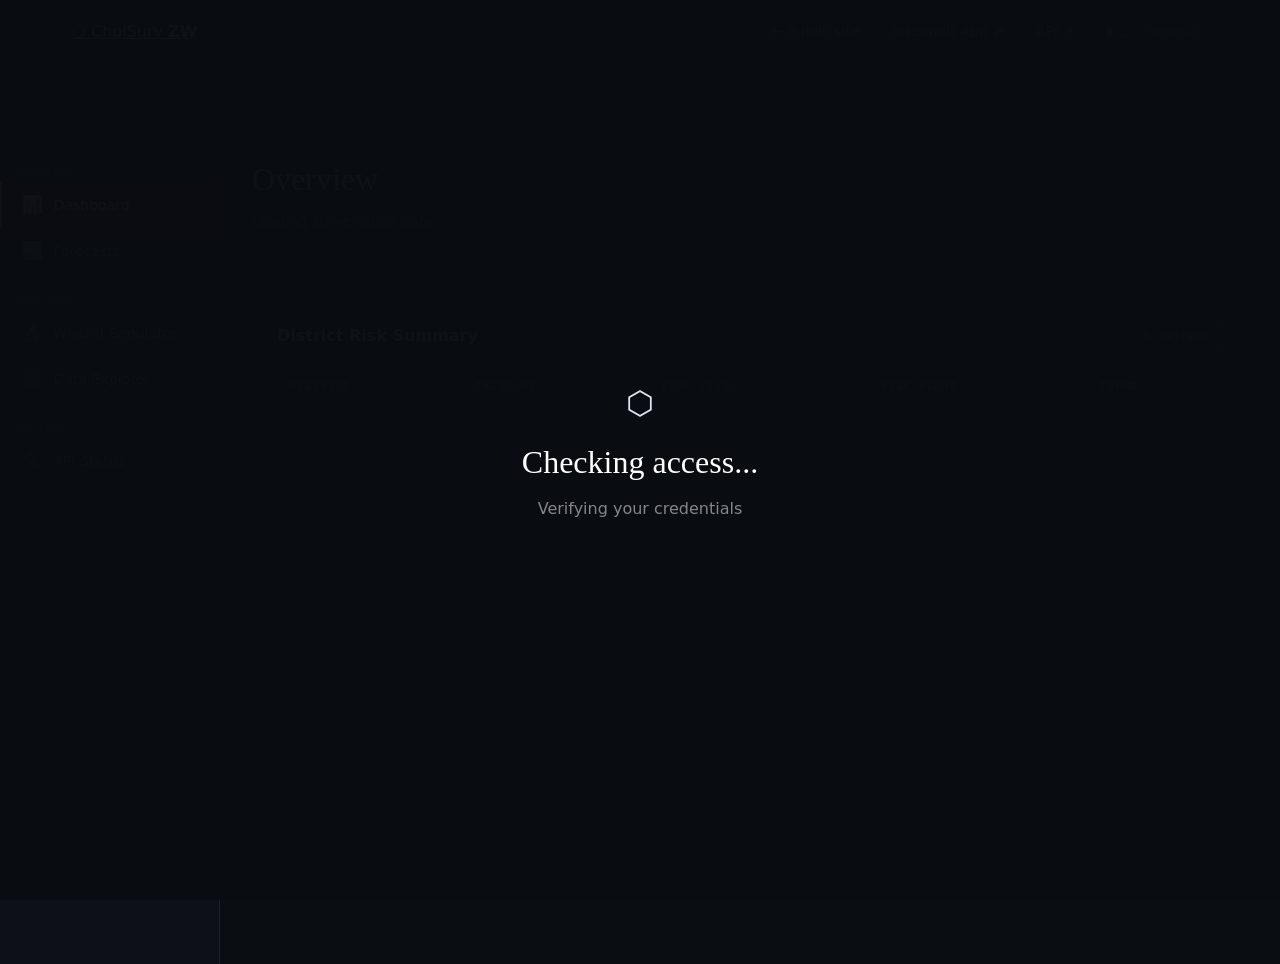
<file: website/dashboard.html>
<!DOCTYPE html>
<html lang="en">
<head>
  <meta charset="UTF-8"/>
  <meta name="viewport" content="width=device-width, initial-scale=1.0"/>
  <title>Dashboard — CholSurv Zimbabwe</title>
  <link href="https://fonts.googleapis.com/css2?family=DM+Serif+Display:ital@0;1&family=DM+Mono:wght@400;500&family=Instrument+Sans:ital,wght@0,400;0,600;1,400&display=swap" rel="stylesheet"/>
  <link rel="stylesheet" href="css/main.css"/>
  <style>
    body{background:#0a0d12;color:#e0e6f0;font-family:var(--sans)}
    nav{background:rgba(10,13,18,.92);border-bottom-color:rgba(255,255,255,.08)}
    .nav-brand{color:#fff}.nav-links a{color:rgba(255,255,255,.5)}
    .nav-links a:hover{color:#fff}
    .nav-cta{background:var(--accent)!important;color:#fff!important}
    .nav-cta:hover{background:var(--accent-d)!important}

    /* Sidebar layout */
    .app-shell{display:flex;min-height:calc(100vh - 58px);margin-top:58px}
    .sidebar{width:220px;flex-shrink:0;background:#0d1117;border-right:1px solid rgba(255,255,255,.07);padding:1.5rem 0;position:sticky;top:58px;height:calc(100vh - 58px);overflow-y:auto}
    .sb-section{padding:.3rem 1rem .15rem;font-family:var(--mono);font-size:.65rem;text-transform:uppercase;letter-spacing:.12em;color:rgba(255,255,255,.25);margin-top:.75rem}
    .sb-item{display:flex;align-items:center;gap:.65rem;padding:.6rem 1.25rem;font-size:.88rem;cursor:pointer;transition:background .15s;border-left:2px solid transparent;color:rgba(255,255,255,.55)}
    .sb-item:hover{background:rgba(255,255,255,.05);color:#fff}
    .sb-item.active{background:rgba(192,57,43,.12);border-left-color:var(--accent);color:#fff}
    .sb-icon{font-size:1.05rem}

    /* Main area */
    .main{flex:1;padding:2rem;overflow-x:hidden}
    .page-title{font-family:var(--serif);font-size:2rem;color:#fff;margin-bottom:.3rem}
    .page-sub{font-size:.88rem;color:rgba(255,255,255,.4);margin-bottom:2rem}

    /* Metric cards */
    .metric-grid{display:grid;grid-template-columns:repeat(4,1fr);gap:1rem;margin-bottom:2rem}
    @media(max-width:1000px){.metric-grid{grid-template-columns:repeat(2,1fr)}}
    @media(max-width:600px){.metric-grid{grid-template-columns:1fr}}
    .metric-card{background:#0d1117;border:1px solid rgba(255,255,255,.07);border-radius:10px;padding:1.25rem}
    .mc-label{font-family:var(--mono);font-size:.68rem;text-transform:uppercase;letter-spacing:.1em;color:rgba(255,255,255,.35);margin-bottom:.5rem}
    .mc-value{font-family:var(--mono);font-size:1.8rem;font-weight:500;color:#fff}
    .mc-sub{font-size:.78rem;margin-top:.3rem}
    .mc-up{color:#f87171}.mc-down{color:#4ade80}.mc-flat{color:rgba(255,255,255,.35)}

    /* Cards */
    .card{background:#0d1117;border:1px solid rgba(255,255,255,.07);border-radius:10px;padding:1.5rem;margin-bottom:1.5rem}
    .card-head{display:flex;justify-content:space-between;align-items:center;margin-bottom:1.25rem}
    .card-title{font-size:1rem;font-weight:600;color:#fff}
    .card-action{font-family:var(--mono);font-size:.75rem;padding:5px 14px;border:1px solid rgba(255,255,255,.12);border-radius:4px;background:none;color:rgba(255,255,255,.5);cursor:pointer;transition:all .15s}
    .card-action:hover{background:rgba(255,255,255,.08);color:#fff}

    /* District risk table */
    .risk-table{width:100%;border-collapse:collapse;font-size:.87rem}
    .risk-table th{text-align:left;padding:.55rem .75rem;font-family:var(--mono);font-size:.68rem;text-transform:uppercase;letter-spacing:.07em;color:rgba(255,255,255,.3);border-bottom:1px solid rgba(255,255,255,.07)}
    .risk-table td{padding:.65rem .75rem;border-bottom:1px solid rgba(255,255,255,.04)}
    .risk-table tr:hover td{background:rgba(255,255,255,.03)}
    .risk-bar-wrap{width:120px;background:rgba(255,255,255,.06);border-radius:2px;height:6px;overflow:hidden}
    .risk-bar-fill{height:100%;border-radius:2px}
    .rb-high{background:#f87171}.rb-med{background:#fbbf24}.rb-low{background:#4ade80}

    /* Forecast viz */
    .forecast-chart{height:220px;display:flex;align-items:flex-end;gap:4px;padding-bottom:28px;position:relative;margin-top:.5rem}
    .fc-bar-wrap{flex:1;display:flex;flex-direction:column;align-items:center;gap:2px;height:100%}
    .fc-ci{background:rgba(248,113,113,.12);border-radius:3px 3px 0 0;width:100%;flex:1;display:flex;flex-direction:column;justify-content:flex-end}
    .fc-bar{background:var(--accent);border-radius:3px 3px 0 0;width:100%}
    .fc-label{font-family:var(--mono);font-size:.6rem;color:rgba(255,255,255,.3);margin-top:.3rem;text-align:center}
    .chart-y-axis{position:absolute;left:0;top:0;bottom:28px;display:flex;flex-direction:column;justify-content:space-between}
    .y-label{font-family:var(--mono);font-size:.62rem;color:rgba(255,255,255,.2)}

    /* What-if simulator */
    .sim-grid{display:grid;grid-template-columns:1fr 1fr;gap:2rem}
    @media(max-width:700px){.sim-grid{grid-template-columns:1fr}}
    .slider-group{margin-bottom:1.25rem}
    .slider-label{display:flex;justify-content:space-between;font-size:.85rem;margin-bottom:.45rem}
    .slider-label span{color:#fff;font-weight:500}
    .slider-val{font-family:var(--mono);color:var(--accent)}
    input[type=range]{width:100%;accent-color:var(--accent)}
    .sim-result{background:rgba(74,222,128,.08);border:1px solid rgba(74,222,128,.2);border-radius:8px;padding:1.25rem;margin-top:.5rem}
    .sim-result-val{font-family:var(--mono);font-size:2rem;color:#4ade80;font-weight:500}
    .sim-result-lbl{font-size:.82rem;color:rgba(255,255,255,.5);margin-top:.3rem}
    .sim-btn{width:100%;padding:.7rem;background:var(--accent);color:#fff;border:none;border-radius:6px;font-family:var(--sans);font-size:.9rem;font-weight:600;cursor:pointer;margin-top:.5rem;transition:background .15s}
    .sim-btn:hover{background:var(--accent-d)}

    /* District selector */
    .district-select{background:#141920;border:1px solid rgba(255,255,255,.12);color:#fff;padding:.5rem .75rem;border-radius:6px;font-family:var(--sans);font-size:.88rem;cursor:pointer}

    /* Auth guard overlay */
    .auth-guard{position:fixed;inset:0;background:rgba(10,13,18,.98);z-index:9998;display:flex;align-items:center;justify-content:center;flex-direction:column;gap:1rem;text-align:center;padding:2rem}
    .auth-guard h2{font-family:var(--serif);color:#fff;font-size:2rem}
    .auth-guard p{color:rgba(255,255,255,.5);max-width:340px}

    /* User chip in nav */
    .user-chip{display:flex;align-items:center;gap:.5rem;font-size:.82rem;color:rgba(255,255,255,.6);background:rgba(255,255,255,.06);padding:4px 12px;border-radius:20px}
    .user-dot{width:8px;height:8px;border-radius:50%;background:#4ade80}
    .logout-btn{background:none;border:none;color:rgba(255,255,255,.35);font-size:.8rem;cursor:pointer;margin-left:.5rem}
    .logout-btn:hover{color:#f87171}
  </style>
</head>
<body>

<!-- Auth guard — shown until JS confirms token -->
<div class="auth-guard" id="authGuard">
  <span style="font-size:2rem">⬡</span>
  <h2>Checking access...</h2>
  <p>Verifying your credentials</p>
</div>

<nav id="nav">
  <div class="nav-inner">
    <a href="index.html" class="nav-brand"><span class="brand-hex">⬡</span> CholSurv <strong>ZW</strong></a>
    <ul class="nav-links" id="navLinks">
      <li><a href="index.html">← Public site</a></li>
      <li><a href="http://localhost:8501" target="_blank">Streamlit App ↗</a></li>
      <li><a href="http://localhost:8000/docs" target="_blank">API ↗</a></li>
      <li>
        <div class="user-chip">
          <div class="user-dot"></div>
          <span id="userChip">...</span>
          <button class="logout-btn" onclick="doLogout()">Sign out</button>
        </div>
      </li>
    </ul>
  </div>
</nav>

<div class="app-shell">
  <!-- Sidebar -->
  <aside class="sidebar">
    <div class="sb-section">Overview</div>
    <div class="sb-item active" data-panel="overview" onclick="switchPanel(this)">
      <span class="sb-icon">📊</span> Dashboard
    </div>
    <div class="sb-item" data-panel="forecast" onclick="switchPanel(this)">
      <span class="sb-icon">📈</span> Forecasts
    </div>
    <div class="sb-section">Analysis</div>
    <div class="sb-item" data-panel="simulate" onclick="switchPanel(this)">
      <span class="sb-icon">🔬</span> What-If Simulator
    </div>
    <div class="sb-item" data-panel="data" onclick="switchPanel(this)">
      <span class="sb-icon">🗄️</span> Data Explorer
    </div>
    <div class="sb-section">System</div>
    <div class="sb-item" id="adminNav" style="display:none" data-panel="admin" onclick="switchPanel(this)">
      <span class="sb-icon">⚙️</span> Admin
    </div>
    <div class="sb-item" data-panel="api" onclick="switchPanel(this)">
      <span class="sb-icon">🔌</span> API Status
    </div>
  </aside>

  <main class="main">

    <!-- OVERVIEW PANEL -->
    <div id="panel-overview">
      <div class="page-title">Overview</div>
      <div class="page-sub" id="overviewSub">Loading surveillance data...</div>
      <div class="metric-grid" id="metricGrid"></div>
      <div class="card">
        <div class="card-head">
          <span class="card-title">District Risk Summary</span>
          <button class="card-action" onclick="refreshRisk()">↻ Refresh</button>
        </div>
        <table class="risk-table" id="riskTable">
          <thead><tr><th>District</th><th>Cases/wk</th><th>Risk Level</th><th>Risk Score</th><th>Trend</th></tr></thead>
          <tbody id="riskBody"></tbody>
        </table>
      </div>
    </div>

    <!-- FORECAST PANEL -->
    <div id="panel-forecast" style="display:none">
      <div class="page-title">Forecasts</div>
      <div class="page-sub">30-day district-level predictions with 95% confidence intervals</div>
      <div style="display:flex;gap:1rem;align-items:center;margin-bottom:1.5rem;flex-wrap:wrap">
        <select class="district-select" id="fcDistrict" onchange="loadForecast()">
          <option>Loading...</option>
        </select>
        <select class="district-select" id="fcHorizon" onchange="loadForecast()">
          <option value="4">4 weeks</option>
          <option value="8" selected>8 weeks</option>
          <option value="13">13 weeks</option>
        </select>
      </div>
      <div class="card">
        <div class="card-head">
          <span class="card-title" id="fcTitle">Harare — 8-week forecast</span>
          <span style="font-family:var(--mono);font-size:.72rem;color:rgba(255,255,255,.3)" id="fcModel">ensemble_v2</span>
        </div>
        <div class="forecast-chart" id="forecastChart"></div>
      </div>
      <div class="card">
        <div class="card-title" style="margin-bottom:1rem">Forecast Table</div>
        <table class="risk-table" id="fcTable">
          <thead><tr><th>Week</th><th>Date</th><th>Predicted Cases</th><th>Lower CI</th><th>Upper CI</th></tr></thead>
          <tbody id="fcBody"></tbody>
        </table>
      </div>
    </div>

    <!-- SIMULATE PANEL -->
    <div id="panel-simulate" style="display:none">
      <div class="page-title">What-If Simulator</div>
      <div class="page-sub">Model the impact of public health interventions on weekly case counts</div>
      <div id="simResearcherOnly" style="display:none">
        <div class="card" style="text-align:center;padding:3rem;color:rgba(255,255,255,.4)">
          🔒 Researcher or Admin role required to access the simulator.
        </div>
      </div>
      <div id="simContent">
        <div class="sim-grid">
          <div class="card">
            <div class="card-title" style="margin-bottom:1.25rem">Scenario Parameters</div>
            <div style="margin-bottom:1rem">
              <label style="font-size:.82rem;display:block;margin-bottom:.4rem">District</label>
              <select class="district-select" id="simDistrict" style="width:100%"><option>Loading...</option></select>
            </div>
            <div class="slider-group">
              <div class="slider-label"><span>WASH Coverage Improvement</span><span class="slider-val" id="washVal">0%</span></div>
              <input type="range" min="0" max="40" value="0" id="washSlider" oninput="updateSliders()"/>
            </div>
            <div class="slider-group">
              <div class="slider-label"><span>OCV Campaign Coverage</span><span class="slider-val" id="ocvVal">0%</span></div>
              <input type="range" min="0" max="95" value="0" id="ocvSlider" oninput="updateSliders()"/>
            </div>
            <div class="slider-group">
              <div class="slider-label"><span>Rainfall Change</span><span class="slider-val" id="rainVal">0%</span></div>
              <input type="range" min="-50" max="50" value="0" id="rainSlider" oninput="updateSliders()"/>
            </div>
            <button class="sim-btn" onclick="runSimulation()">Run Simulation →</button>
          </div>
          <div class="card">
            <div class="card-title" style="margin-bottom:1.25rem">Projected Impact</div>
            <div class="sim-result" id="simResult">
              <div class="sim-result-val" id="simVal">—</div>
              <div class="sim-result-lbl" id="simLbl">Adjust parameters and run simulation</div>
            </div>
            <div id="simDetails" style="margin-top:1rem;font-size:.85rem;display:none">
              <div style="display:flex;justify-content:space-between;padding:.5rem 0;border-bottom:1px solid rgba(255,255,255,.06)">
                <span style="color:rgba(255,255,255,.4)">Baseline (weekly avg)</span>
                <span style="font-family:var(--mono)" id="simBaseline">—</span>
              </div>
              <div style="display:flex;justify-content:space-between;padding:.5rem 0;border-bottom:1px solid rgba(255,255,255,.06)">
                <span style="color:rgba(255,255,255,.4)">Projected (weekly avg)</span>
                <span style="font-family:var(--mono)" id="simProjected">—</span>
              </div>
              <div style="display:flex;justify-content:space-between;padding:.5rem 0">
                <span style="color:rgba(255,255,255,.4)">Reduction</span>
                <span style="font-family:var(--mono);color:#4ade80" id="simReduction">—</span>
              </div>
            </div>
          </div>
        </div>
      </div>
    </div>

    <!-- DATA PANEL -->
    <div id="panel-data" style="display:none">
      <div class="page-title">Data Explorer</div>
      <div class="page-sub">Browse and export raw case data. Researcher role required for export.</div>
      <div class="card">
        <div class="card-head">
          <span class="card-title">Case Records</span>
          <button class="card-action" id="exportBtn" onclick="exportData()">⬇ Export CSV</button>
        </div>
        <table class="risk-table" id="dataTable">
          <thead><tr><th>Date</th><th>District</th><th>Cases</th><th>Deaths</th><th>CFR</th><th>Incidence</th></tr></thead>
          <tbody id="dataBody"></tbody>
        </table>
        <div style="margin-top:1rem;display:flex;align-items:center;gap:1rem;flex-wrap:wrap">
          <button class="card-action" onclick="loadDataPage(-1)">← Prev</button>
          <span style="font-size:.82rem;color:rgba(255,255,255,.4)" id="dataPager">Page 1</span>
          <button class="card-action" onclick="loadDataPage(1)">Next →</button>
        </div>
      </div>
    </div>

    <!-- ADMIN PANEL -->
    <div id="panel-admin" style="display:none">
      <div class="page-title">Admin Panel</div>
      <div class="page-sub">User management and audit log</div>
      <div class="card">
        <div class="card-head"><span class="card-title">Users</span></div>
        <table class="risk-table" id="usersTable">
          <thead><tr><th>Username</th><th>Role</th><th>Email</th><th>2FA</th><th>Last Login</th><th>Status</th></tr></thead>
          <tbody id="usersBody"></tbody>
        </table>
      </div>
      <div class="card">
        <div class="card-head"><span class="card-title">Audit Log</span></div>
        <table class="risk-table" id="auditTable">
          <thead><tr><th>Time</th><th>User</th><th>IP</th><th>Action</th><th>Result</th></tr></thead>
          <tbody id="auditBody"></tbody>
        </table>
      </div>
    </div>

    <!-- API STATUS PANEL -->
    <div id="panel-api" style="display:none">
      <div class="page-title">API Status</div>
      <div class="page-sub">Live status of the CholSurv REST API</div>
      <div class="card">
        <div class="card-title" style="margin-bottom:1.25rem">Endpoint Health</div>
        <div id="apiStatus"></div>
      </div>
    </div>

  </main>
</div>

<script src="js/main.js"></script>
<script src="js/app.js"></script>
</body>
</html>
</file>
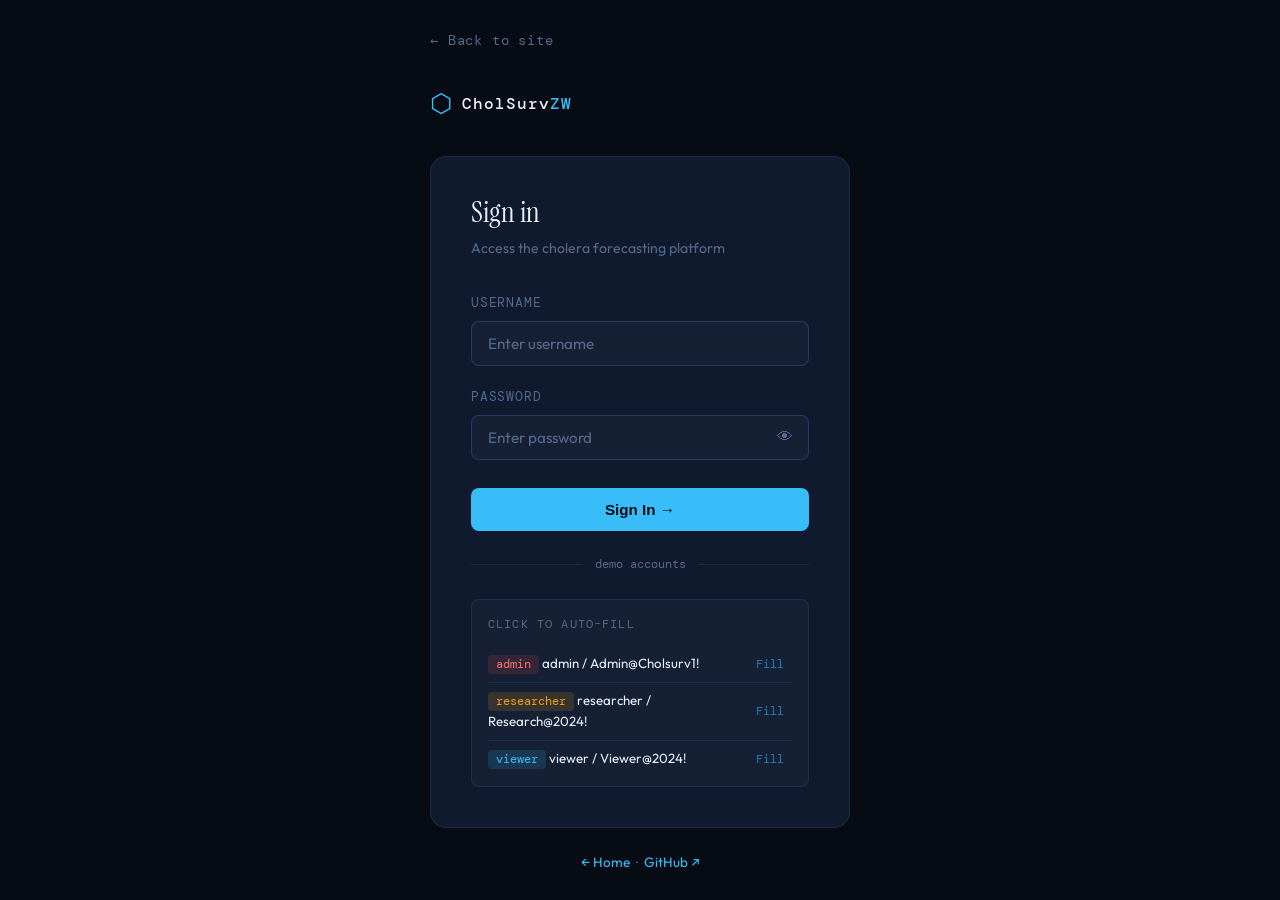
<file: website/login.html>
<!DOCTYPE html>
<html lang="en">
<head>
  <meta charset="UTF-8"/>
  <meta name="viewport" content="width=device-width, initial-scale=1.0"/>
  <title>Sign In — CholSurv Zimbabwe</title>
  <link rel="preconnect" href="https://fonts.googleapis.com"/>
  <link href="https://fonts.googleapis.com/css2?family=Instrument+Serif:ital@0;1&family=DM+Mono:wght@400;500&family=Outfit:wght@300;400;500;600&display=swap" rel="stylesheet"/>
  <link rel="stylesheet" href="css/main.css"/>
  <style>
    body { display:flex; align-items:center; justify-content:center; min-height:100vh; padding:1rem; }
    .auth-wrap { width:100%; max-width:420px; }
    .auth-back { display:inline-flex; align-items:center; gap:6px; text-decoration:none; color:var(--text-3); font-size:0.85rem; margin-bottom:2rem; font-family:var(--mono); letter-spacing:.06em; transition:color var(--transition); }
    .auth-back:hover { color:var(--cyan); }
    .auth-logo { display:flex; align-items:center; gap:10px; margin-bottom:2rem; }
    .auth-logo .logo-mark { color:var(--cyan); font-size:1.6rem; }
    .auth-logo .logo-text { font-family:var(--mono); font-size:1rem; }
    .auth-logo .logo-text em { font-style:normal; color:var(--cyan); }
    .auth-card { background:var(--panel); border:1px solid var(--border); border-radius:var(--radius-lg); padding:2.5rem; }
    .auth-card h2 { font-size:1.8rem; margin-bottom:0.5rem; }
    .auth-subtitle { color:var(--text-3); font-size:0.88rem; margin-bottom:2rem; }
    .form-group { margin-bottom:1.25rem; }
    .form-label { display:block; font-size:0.82rem; font-family:var(--mono); letter-spacing:.06em; color:var(--text-3); text-transform:uppercase; margin-bottom:8px; }
    .form-input {
      width:100%; padding:12px 16px; border-radius:var(--radius);
      background:var(--navy-3); border:1px solid var(--border-2);
      color:var(--text); font-family:var(--sans); font-size:0.95rem;
      transition:border-color var(--transition), box-shadow var(--transition);
      outline:none;
    }
    .form-input:focus { border-color:var(--cyan); box-shadow:0 0 0 3px rgba(56,189,248,0.12); }
    .form-input::placeholder { color:var(--text-3); }
    .form-input.error { border-color:var(--red); }
    .input-wrap { position:relative; }
    .eye-btn { position:absolute; right:12px; top:50%; transform:translateY(-50%); background:none; border:none; cursor:pointer; color:var(--text-3); font-size:1rem; padding:4px; transition:color var(--transition); }
    .eye-btn:hover { color:var(--cyan); }
    .form-hint { font-size:0.78rem; color:var(--text-3); margin-top:6px; }
    .error-msg { color:var(--red); font-size:0.82rem; margin-top:6px; display:none; }
    .error-msg.show { display:block; }
    .submit-btn {
      width:100%; padding:13px; border-radius:var(--radius);
      background:var(--cyan); color:var(--navy); font-weight:600; font-size:0.95rem;
      border:none; cursor:pointer; transition:background var(--transition), transform var(--transition);
      margin-top:0.5rem; position:relative;
    }
    .submit-btn:hover:not(:disabled) { background:#7dd3fc; transform:translateY(-1px); }
    .submit-btn:disabled { opacity:0.7; cursor:not-allowed; transform:none; }
    .submit-btn .spinner { display:none; width:18px; height:18px; border:2px solid rgba(0,0,0,0.3); border-top-color:var(--navy); border-radius:50%; animation:spin 0.7s linear infinite; margin:0 auto; }
    .submit-btn.loading .btn-text { display:none; }
    .submit-btn.loading .spinner { display:block; }
    @keyframes spin { to { transform:rotate(360deg); } }
    .divider { display:flex; align-items:center; gap:12px; margin:1.5rem 0; }
    .divider::before, .divider::after { content:''; flex:1; height:1px; background:var(--border); }
    .divider span { font-size:0.78rem; color:var(--text-3); font-family:var(--mono); }
    .demo-accounts { background:var(--navy-3); border:1px solid var(--border); border-radius:var(--radius); padding:16px; }
    .demo-title { font-family:var(--mono); font-size:0.72rem; letter-spacing:.1em; color:var(--text-3); text-transform:uppercase; margin-bottom:12px; }
    .demo-row { display:flex; justify-content:space-between; align-items:center; padding:7px 0; border-bottom:1px solid var(--border); font-size:0.83rem; }
    .demo-row:last-child { border:none; padding-bottom:0; }
    .demo-role { font-family:var(--mono); font-size:0.72rem; padding:2px 8px; border-radius:4px; }
    .role-admin    { background:rgba(239,68,68,0.15); color:#f87171; }
    .role-research { background:rgba(245,158,11,0.15); color:var(--amber); }
    .role-viewer   { background:rgba(56,189,248,0.15); color:var(--cyan); }
    .fill-demo { background:none; border:none; cursor:pointer; color:var(--cyan-dim); font-size:0.78rem; font-family:var(--mono); padding:3px 8px; border-radius:4px; transition:background var(--transition); }
    .fill-demo:hover { background:rgba(56,189,248,0.1); }
    .totp-section { display:none; }
    .totp-section.show { display:block; }
    .auth-footer { margin-top:1.5rem; text-align:center; font-size:0.85rem; color:var(--text-3); }
    .auth-footer a { color:var(--cyan); text-decoration:none; }
    .auth-footer a:hover { text-decoration:underline; }
    .alert { padding:12px 16px; border-radius:var(--radius); font-size:0.88rem; margin-bottom:1rem; display:none; }
    .alert.show { display:block; }
    .alert-error { background:rgba(239,68,68,0.1); border:1px solid rgba(239,68,68,0.25); color:#f87171; }
    .alert-success { background:rgba(34,197,94,0.1); border:1px solid rgba(34,197,94,0.25); color:#4ade80; }
  </style>
</head>
<body>
  <div class="auth-wrap">
    <a href="index.html" class="auth-back">← Back to site</a>
    <div class="auth-logo">
      <span class="logo-mark">⬡</span>
      <span class="logo-text">CholSurv<em>ZW</em></span>
    </div>
    <div class="auth-card">
      <h2>Sign in</h2>
      <p class="auth-subtitle">Access the cholera forecasting platform</p>

      <div class="alert alert-error" id="alertError"></div>
      <div class="alert alert-success" id="alertSuccess"></div>

      <!-- Step 1: credentials -->
      <div id="stepCredentials">
        <div class="form-group">
          <label class="form-label" for="username">Username</label>
          <input class="form-input" type="text" id="username" placeholder="Enter username" autocomplete="username"/>
        </div>
        <div class="form-group">
          <label class="form-label" for="password">Password</label>
          <div class="input-wrap">
            <input class="form-input" type="password" id="password" placeholder="Enter password" autocomplete="current-password"/>
            <button class="eye-btn" id="eyeBtn" type="button" aria-label="Toggle password">👁</button>
          </div>
        </div>
        <button class="submit-btn" id="loginBtn" onclick="handleLogin()">
          <span class="btn-text">Sign In →</span>
          <div class="spinner"></div>
        </button>
      </div>

      <!-- Step 2: TOTP -->
      <div id="stepTotp" class="totp-section">
        <div class="form-group">
          <label class="form-label" for="totpCode">Authenticator Code</label>
          <input class="form-input" type="text" id="totpCode" placeholder="000000" maxlength="6" pattern="[0-9]{6}" autocomplete="one-time-code" style="letter-spacing:.3em;font-size:1.3rem;text-align:center;font-family:var(--mono)"/>
          <div class="form-hint">Enter the 6-digit code from your authenticator app</div>
        </div>
        <button class="submit-btn" id="totpBtn" onclick="handleTotp()">
          <span class="btn-text">Verify →</span>
          <div class="spinner"></div>
        </button>
        <button style="width:100%;margin-top:10px;background:none;border:none;color:var(--text-3);cursor:pointer;font-size:0.85rem;" onclick="resetToStep1()">← Back</button>
      </div>

      <div class="divider"><span>demo accounts</span></div>
      <div class="demo-accounts">
        <div class="demo-title">Click to auto-fill</div>
        <div class="demo-row">
          <span><span class="demo-role role-admin">admin</span> admin / Admin@Cholsurv1!</span>
          <button class="fill-demo" onclick="fillDemo('admin','Admin@Cholsurv1!')">Fill</button>
        </div>
        <div class="demo-row">
          <span><span class="demo-role role-research">researcher</span> researcher / Research@2024!</span>
          <button class="fill-demo" onclick="fillDemo('researcher','Research@2024!')">Fill</button>
        </div>
        <div class="demo-row">
          <span><span class="demo-role role-viewer">viewer</span> viewer / Viewer@2024!</span>
          <button class="fill-demo" onclick="fillDemo('viewer','Viewer@2024!')">Fill</button>
        </div>
      </div>
    </div>
    <div class="auth-footer">
      <a href="index.html">← Home</a> &nbsp;·&nbsp;
      <a href="https://github.com/YOUR_USERNAME/cholera-zim-forecast" target="_blank">GitHub ↗</a>
    </div>
  </div>

  <script>
    const API = 'http://localhost:8000';
    let challengeToken = null;

    document.getElementById('eyeBtn').addEventListener('click', () => {
      const p = document.getElementById('password');
      p.type = p.type === 'password' ? 'text' : 'password';
    });

    document.addEventListener('keydown', e => {
      if (e.key === 'Enter') {
        if (document.getElementById('stepTotp').classList.contains('show')) handleTotp();
        else handleLogin();
      }
    });

    function fillDemo(u, p) {
      document.getElementById('username').value = u;
      document.getElementById('password').value = p;
      document.getElementById('username').focus();
    }

    function showAlert(type, msg) {
      ['alertError','alertSuccess'].forEach(id => {
        const el = document.getElementById(id);
        el.classList.remove('show'); el.textContent = '';
      });
      const el = document.getElementById(type === 'error' ? 'alertError' : 'alertSuccess');
      el.textContent = msg; el.classList.add('show');
    }

    function setLoading(btnId, loading) {
      const btn = document.getElementById(btnId);
      btn.classList.toggle('loading', loading);
      btn.disabled = loading;
    }

    async function handleLogin() {
      const username = document.getElementById('username').value.trim();
      const password = document.getElementById('password').value;
      if (!username || !password) { showAlert('error', 'Please enter username and password.'); return; }

      setLoading('loginBtn', true);
      try {
        const form = new URLSearchParams({ username, password });
        const r = await fetch(`${API}/auth/login`, { method: 'POST', headers: {'Content-Type':'application/x-www-form-urlencoded'}, body: form });
        const data = await r.json();
        if (!r.ok) { showAlert('error', data.detail || 'Login failed.'); return; }

        if (data.requires_2fa) {
          challengeToken = data.challenge_token;
          document.getElementById('stepCredentials').style.display = 'none';
          document.getElementById('stepTotp').classList.add('show');
          document.getElementById('totpCode').focus();
          showAlert('success', 'Password verified. Enter your authenticator code.');
        } else {
          localStorage.setItem('access_token', data.access_token);
          localStorage.setItem('refresh_token', data.refresh_token);
          showAlert('success', 'Signed in! Redirecting…');
          setTimeout(() => window.location.href = 'dashboard.html', 700);
        }
      } catch(e) {
        showAlert('error', 'Cannot connect to API. Is the server running on localhost:8000?');
      } finally {
        setLoading('loginBtn', false);
      }
    }

    async function handleTotp() {
      const code = document.getElementById('totpCode').value.trim();
      if (code.length !== 6) { showAlert('error', 'Code must be 6 digits.'); return; }
      setLoading('totpBtn', true);
      try {
        const r = await fetch(`${API}/auth/totp/verify`, {
          method: 'POST',
          headers: {'Content-Type':'application/json'},
          body: JSON.stringify({ challenge_token: challengeToken, totp_code: code })
        });
        const data = await r.json();
        if (!r.ok) { showAlert('error', data.detail || '2FA failed.'); return; }
        localStorage.setItem('access_token', data.access_token);
        localStorage.setItem('refresh_token', data.refresh_token);
        showAlert('success', 'Verified! Redirecting…');
        setTimeout(() => window.location.href = 'dashboard.html', 700);
      } catch(e) {
        showAlert('error', 'Connection error.');
      } finally {
        setLoading('totpBtn', false);
      }
    }

    function resetToStep1() {
      document.getElementById('stepCredentials').style.display = '';
      document.getElementById('stepTotp').classList.remove('show');
      challengeToken = null;
      ['alertError','alertSuccess'].forEach(id => document.getElementById(id).classList.remove('show'));
    }
  </script>
</body>
</html>
</file>
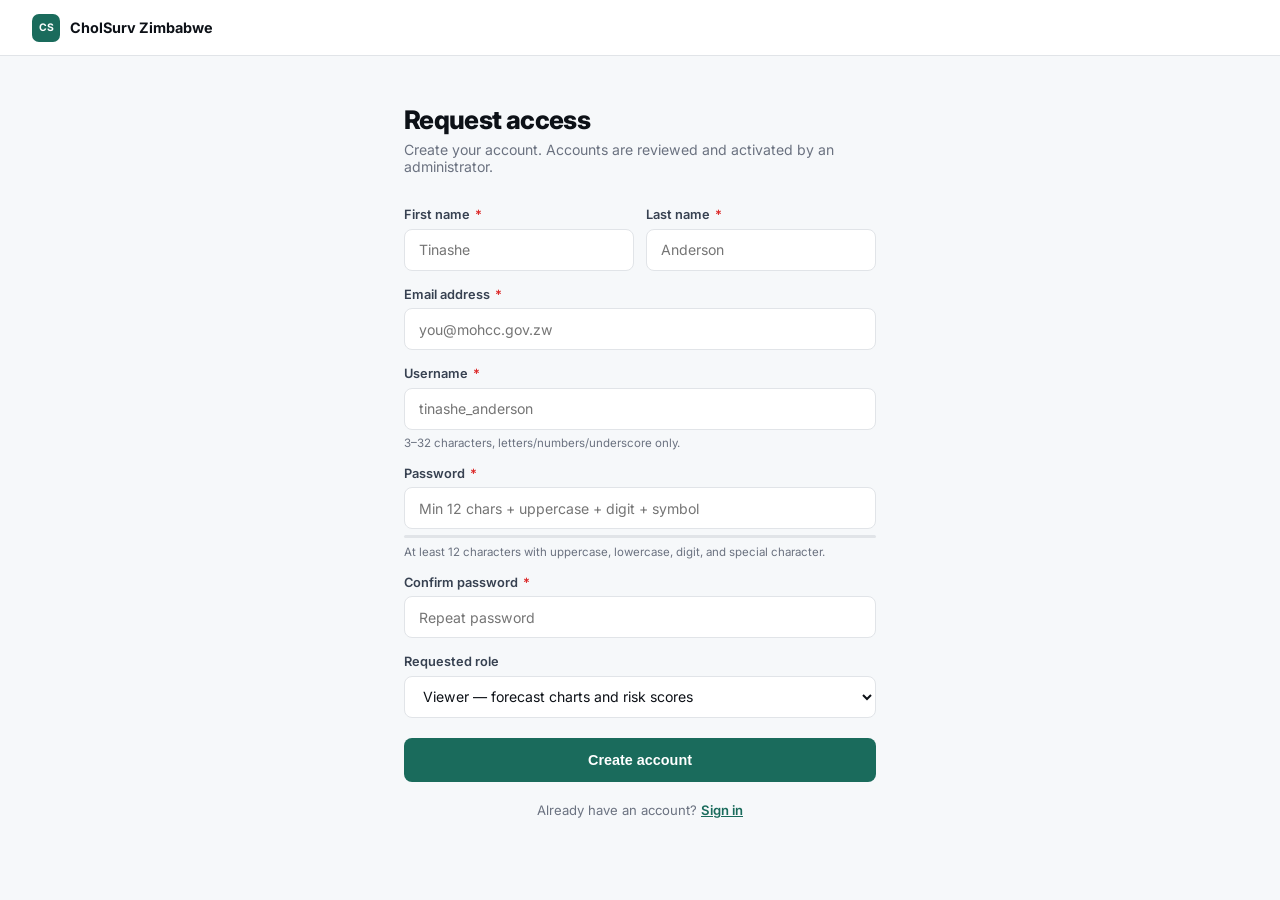
<file: website/register.html>
<!DOCTYPE html>
<html lang="en">
<head>
<meta charset="UTF-8">
<meta name="viewport" content="width=device-width,initial-scale=1.0">
<title>Request access — CholSurv Zimbabwe</title>
<link href="https://fonts.googleapis.com/css2?family=Inter:wght@300;400;500;600;700&family=JetBrains+Mono:wght@400;500&display=swap" rel="stylesheet">
<style>
:root{--brand:#1a6b5c;--brand-d:#0f4a3d;--brand-l:#e8f5f2;--ink:#0d1117;--bg:#f6f8fa;--surf:#fff;--border:#e1e4e8;--t2:#374151;--t3:#6b7280;--red:#dc2626;--red-l:#fef2f2;--green:#059669;--green-l:#ecfdf5;--sans:'Inter',sans-serif;--r:8px;--r-lg:14px}
*,*::before,*::after{box-sizing:border-box;margin:0;padding:0}
body{font-family:var(--sans);background:var(--bg);color:var(--ink);min-height:100vh}
nav{height:56px;display:flex;align-items:center;padding:0 2rem;border-bottom:1px solid var(--border);background:var(--surf)}
.logo{display:flex;align-items:center;gap:10px;font-weight:700;font-size:.9rem;color:var(--ink);text-decoration:none}
.logo-mark{width:28px;height:28px;border-radius:7px;background:var(--brand);color:#fff;display:flex;align-items:center;justify-content:center;font-size:.65rem;font-weight:700}
.wrap{max-width:520px;margin:3rem auto;padding:0 1.5rem 3rem}
h1{font-size:1.6rem;font-weight:800;letter-spacing:-.025em;margin-bottom:.4rem}
.sub{font-size:.88rem;color:var(--t3);margin-bottom:2rem}
label{display:block;font-size:.8rem;font-weight:600;color:var(--t2);margin-bottom:.4rem}
input,select{width:100%;height:42px;border:1px solid var(--border);border-radius:var(--r);padding:0 .9rem;font-family:var(--sans);font-size:.88rem;background:var(--surf);color:var(--ink);outline:none;transition:.15s}
input:focus,select:focus{border-color:var(--brand);box-shadow:0 0 0 3px rgba(26,107,92,.12)}
.field{margin-bottom:1rem;position:relative}
.pw-strength{height:3px;border-radius:2px;margin-top:6px;transition:.3s;background:var(--border);overflow:hidden}
.pw-strength-fill{height:100%;border-radius:2px;transition:.3s;width:0}
.pw-hint{font-size:.72rem;color:var(--t3);margin-top:.4rem}
.err-msg{display:none;align-items:center;gap:.5rem;padding:.6rem .9rem;background:var(--red-l);border:1px solid #fca5a5;border-radius:var(--r);font-size:.8rem;color:var(--red);margin-bottom:1rem}
.suc-msg{display:none;flex-direction:column;gap:.4rem;padding:1rem;background:var(--green-l);border:1px solid #6ee7b7;border-radius:var(--r);font-size:.85rem;color:var(--green);margin-bottom:1rem}
.btn{width:100%;height:44px;background:var(--brand);color:#fff;border:none;border-radius:var(--r);font-weight:600;font-size:.9rem;cursor:pointer;transition:.15s;margin-top:.25rem}
.btn:hover:not(:disabled){background:var(--brand-d)}
.btn:disabled{opacity:.6;cursor:default}
.footer-links{margin-top:1.25rem;text-align:center;font-size:.82rem;color:var(--t3)}
.footer-links a{color:var(--brand);font-weight:600}
.req{color:var(--red);margin-left:2px}
.grid-2{display:grid;grid-template-columns:1fr 1fr;gap:.75rem}
@media(max-width:480px){.grid-2{grid-template-columns:1fr}}
</style>
</head>
<body>
<nav>
  <a href="index.html" class="logo">
    <div class="logo-mark">CS</div>
    CholSurv Zimbabwe
  </a>
</nav>
<div class="wrap">
  <h1>Request access</h1>
  <p class="sub">Create your account. Accounts are reviewed and activated by an administrator.</p>

  <div class="err-msg" id="err-msg">⚠ <span id="err-text"></span></div>
  <div class="suc-msg" id="suc-msg">
    <strong>✓ Registration submitted</strong>
    <span id="suc-text"></span>
  </div>

  <div id="reg-form">
    <div class="grid-2">
      <div class="field">
        <label>First name <span class="req">*</span></label>
        <input type="text" id="first_name" placeholder="Tinashe" autocomplete="given-name">
      </div>
      <div class="field">
        <label>Last name <span class="req">*</span></label>
        <input type="text" id="last_name" placeholder="Anderson" autocomplete="family-name">
      </div>
    </div>
    <div class="field">
      <label>Email address <span class="req">*</span></label>
      <input type="email" id="email" placeholder="you@mohcc.gov.zw" autocomplete="email">
    </div>
    <div class="field">
      <label>Username <span class="req">*</span></label>
      <input type="text" id="username" placeholder="tinashe_anderson" autocomplete="username">
      <div class="pw-hint">3–32 characters, letters/numbers/underscore only.</div>
    </div>
    <div class="field">
      <label>Password <span class="req">*</span></label>
      <input type="password" id="password" placeholder="Min 12 chars + uppercase + digit + symbol" autocomplete="new-password" oninput="checkStrength(this.value)">
      <div class="pw-strength"><div class="pw-strength-fill" id="pw-fill"></div></div>
      <div class="pw-hint" id="pw-hint">At least 12 characters with uppercase, lowercase, digit, and special character.</div>
    </div>
    <div class="field">
      <label>Confirm password <span class="req">*</span></label>
      <input type="password" id="password2" placeholder="Repeat password" autocomplete="new-password">
    </div>
    <div class="field">
      <label>Requested role</label>
      <select id="role">
        <option value="viewer">Viewer — forecast charts and risk scores</option>
        <option value="researcher">Researcher — simulator and data export</option>
      </select>
    </div>
    <button class="btn" id="reg-btn" onclick="doRegister()">Create account</button>
    <div class="footer-links">Already have an account? <a href="login.html">Sign in</a></div>
  </div>
</div>

<script src="js/app.js"></script>
<script>
if (Auth.isLoggedIn()) window.location.href = 'dashboard.html';

function checkStrength(pw) {
  let score = 0;
  if (pw.length >= 12) score++;
  if (/[A-Z]/.test(pw)) score++;
  if (/[a-z]/.test(pw)) score++;
  if (/\d/.test(pw)) score++;
  if (/[!@#$%^&*()_+\-=\[\]{}|;':",./<>?]/.test(pw)) score++;
  const fill = document.getElementById('pw-fill');
  const hint = document.getElementById('pw-hint');
  const colors = ['#e5e7eb','#ef4444','#f59e0b','#eab308','#22c55e','#059669'];
  const labels = ['','Weak','Fair','Good','Strong','Very strong'];
  fill.style.width = (score * 20) + '%';
  fill.style.background = colors[score];
  hint.textContent = score < 5 ? labels[score] + ' — add ' + getMissing(pw).join(', ') : '✓ Strong password';
  hint.style.color = score >= 4 ? '#059669' : '#6b7280';
}

function getMissing(pw) {
  const m = [];
  if (pw.length < 12) m.push('12+ characters');
  if (!/[A-Z]/.test(pw)) m.push('uppercase');
  if (!/[a-z]/.test(pw)) m.push('lowercase');
  if (!/\d/.test(pw)) m.push('digit');
  if (!/[!@#$%^&*()_+\-=\[\]{}|;':",./<>?]/.test(pw)) m.push('symbol');
  return m;
}

async function doRegister() {
  const first = document.getElementById('first_name').value.trim();
  const last  = document.getElementById('last_name').value.trim();
  const email = document.getElementById('email').value.trim();
  const user  = document.getElementById('username').value.trim();
  const pw    = document.getElementById('password').value;
  const pw2   = document.getElementById('password2').value;
  const role  = document.getElementById('role').value;
  const btn   = document.getElementById('reg-btn');

  if (!first||!last||!email||!user||!pw) { showErr('All required fields must be filled.'); return; }
  if (pw !== pw2) { showErr('Passwords do not match.'); return; }
  if (!/^[a-zA-Z0-9_\-]{3,32}$/.test(user)) { showErr('Username: 3–32 alphanumeric or underscore characters only.'); return; }
  if (getMissing(pw).length > 0) { showErr('Password does not meet requirements: ' + getMissing(pw).join(', ') + '.'); return; }

  UI.loading(btn, true);
  document.getElementById('err-msg').style.display = 'none';

  const res = await API.post('/admin/users', {
    username: user, password: pw, role, email,
    full_name: `${first} ${last}`,
  });

  if (res && !res.detail) {
    document.getElementById('reg-form').style.display = 'none';
    const suc = document.getElementById('suc-msg');
    document.getElementById('suc-text').textContent = `Account "${user}" created. An administrator will activate it shortly.`;
    suc.style.display = 'flex';
  } else {
    showErr(res?.detail || 'Registration failed. Please try again.');
    UI.loading(btn, false);
  }
}

function showErr(msg) {
  document.getElementById('err-text').textContent = msg;
  document.getElementById('err-msg').style.display = 'flex';
}
</script>
</body>
</html>
</file>
<file: website/css/main.css>
/* ============================================================
   CholSurv Zimbabwe — Main Stylesheet
   Aesthetic: dark editorial / data-journalism / scientific
   Palette: deep navy + electric cyan + warm amber
   Fonts: Instrument Serif (display) + DM Mono + Outfit (body)
   ============================================================ */

*, *::before, *::after { box-sizing: border-box; margin: 0; padding: 0; }

:root {
  --navy:       #060b14;
  --navy-2:     #0d1524;
  --navy-3:     #152035;
  --panel:      #0f1a2e;
  --border:     rgba(100,160,255,0.12);
  --border-2:   rgba(100,160,255,0.22);
  --cyan:       #38bdf8;
  --cyan-dim:   #1e7eb8;
  --amber:      #f59e0b;
  --amber-dim:  #b47309;
  --red:        #ef4444;
  --green:      #22c55e;
  --text:       #e8f0fc;
  --text-2:     #93aed4;
  --text-3:     #546a8a;
  --mono:       'DM Mono', monospace;
  --serif:      'Instrument Serif', Georgia, serif;
  --sans:       'Outfit', system-ui, sans-serif;
  --radius:     8px;
  --radius-lg:  16px;
  --transition: 0.2s ease;
}

html { scroll-behavior: smooth; }

body {
  font-family: var(--sans);
  background: var(--navy);
  color: var(--text);
  font-size: 16px;
  line-height: 1.6;
  overflow-x: hidden;
}

/* ── Typography ──────────────────────────────────────────────── */
h1, h2, h3 { font-family: var(--serif); font-weight: 400; line-height: 1.1; }
h1 { font-size: clamp(3rem, 8vw, 6.5rem); }
h2 { font-size: clamp(2rem, 5vw, 3.5rem); }
em  { font-style: italic; color: var(--cyan); }
.mono { font-family: var(--mono); font-size: 0.8rem; letter-spacing: .12em; text-transform: uppercase; color: var(--text-3); }
code { font-family: var(--mono); font-size: 0.88em; background: var(--navy-3); padding: 2px 7px; border-radius: 4px; color: var(--cyan); }

/* ── Container ───────────────────────────────────────────────── */
.container { max-width: 1200px; margin: 0 auto; padding: 0 2rem; }

/* ── Navigation ──────────────────────────────────────────────── */
.nav {
  position: fixed; top: 0; left: 0; right: 0; z-index: 100;
  background: rgba(6,11,20,0.85);
  backdrop-filter: blur(20px);
  border-bottom: 1px solid var(--border);
  transition: var(--transition);
}
.nav.scrolled { border-bottom-color: var(--border-2); }
.nav-inner {
  max-width: 1200px; margin: 0 auto; padding: 0 2rem;
  height: 64px; display: flex; align-items: center; gap: 2rem;
}
.nav-logo {
  display: flex; align-items: center; gap: 8px;
  text-decoration: none; color: var(--text); flex-shrink: 0;
}
.logo-mark { color: var(--cyan); font-size: 1.4rem; }
.logo-text { font-family: var(--mono); font-size: 0.95rem; font-weight: 500; letter-spacing: .06em; }
.logo-text em { font-style: normal; color: var(--cyan); }
.nav-links { list-style: none; display: flex; gap: 0.25rem; margin-left: auto; }
.nav-links a {
  text-decoration: none; color: var(--text-2); font-size: 0.88rem;
  padding: 6px 14px; border-radius: 6px; transition: var(--transition);
}
.nav-links a:hover { color: var(--text); background: rgba(255,255,255,0.06); }
.nav-actions { display: flex; gap: 8px; margin-left: 1rem; }

.btn-ghost {
  text-decoration: none; color: var(--text-2); font-size: 0.88rem;
  padding: 7px 16px; border-radius: 6px;
  border: 1px solid var(--border-2); transition: var(--transition);
}
.btn-ghost:hover { color: var(--text); border-color: var(--cyan); }

.btn-primary {
  text-decoration: none; font-size: 0.88rem; font-weight: 600;
  padding: 7px 18px; border-radius: 6px;
  background: var(--cyan); color: var(--navy); transition: var(--transition);
  border: 1px solid var(--cyan);
}
.btn-primary:hover { background: #7dd3fc; }

.hamburger {
  display: none; flex-direction: column; gap: 5px;
  background: none; border: none; cursor: pointer; padding: 8px;
}
.hamburger span { display: block; width: 22px; height: 2px; background: var(--text-2); border-radius: 2px; transition: var(--transition); }
.mobile-menu { display: none; padding: 1rem 2rem 1.5rem; flex-direction: column; gap: 0.5rem; border-top: 1px solid var(--border); }
.mobile-menu a { text-decoration: none; color: var(--text-2); padding: 8px 0; font-size: 0.95rem; }
.mobile-menu.open { display: flex; }

@media (max-width: 768px) {
  .nav-links, .nav-actions { display: none; }
  .hamburger { display: flex; margin-left: auto; }
}

/* ── Buttons ─────────────────────────────────────────────────── */
.btn-large {
  display: inline-flex; align-items: center;
  text-decoration: none; font-size: 1rem; font-weight: 600;
  padding: 14px 28px; border-radius: var(--radius);
  background: var(--cyan); color: var(--navy); transition: var(--transition);
}
.btn-large:hover { background: #7dd3fc; transform: translateY(-1px); }
.btn-large.btn-outline {
  background: transparent; color: var(--text);
  border: 1px solid var(--border-2);
}
.btn-large.btn-outline:hover { border-color: var(--cyan); color: var(--cyan); }

/* ── Hero ────────────────────────────────────────────────────── */
.hero {
  min-height: 100vh;
  display: grid; grid-template-columns: 1fr 1fr; align-items: center;
  padding: 100px 0 60px;
  position: relative; overflow: hidden;
  max-width: 1200px; margin: 0 auto;
  gap: 4rem; padding-left: 2rem; padding-right: 2rem;
}
.hero-grid-bg {
  position: fixed; inset: 0; z-index: -2;
  background-image:
    linear-gradient(rgba(56,189,248,0.04) 1px, transparent 1px),
    linear-gradient(90deg, rgba(56,189,248,0.04) 1px, transparent 1px);
  background-size: 60px 60px;
}
.hero-noise {
  position: fixed; inset: 0; z-index: -1; opacity: 0.025;
  background-image: url("data:image/svg+xml,%3Csvg viewBox='0 0 256 256' xmlns='http://www.w3.org/2000/svg'%3E%3Cfilter id='n'%3E%3CfeTurbulence type='fractalNoise' baseFrequency='0.9' numOctaves='4' stitchTiles='stitch'/%3E%3C/filter%3E%3Crect width='100%25' height='100%25' filter='url(%23n)'/%3E%3C/svg%3E");
}
.hero-eyebrow {
  display: inline-flex; align-items: center; gap: 10px;
  font-family: var(--mono); font-size: 0.78rem; color: var(--text-3);
  letter-spacing: .1em; margin-bottom: 1.5rem;
}
.pulse-dot {
  width: 8px; height: 8px; border-radius: 50%; background: var(--green);
  box-shadow: 0 0 0 0 rgba(34,197,94,0.5);
  animation: pulse 2s infinite;
}
@keyframes pulse { 0%,100%{box-shadow:0 0 0 0 rgba(34,197,94,0.5)} 50%{box-shadow:0 0 0 8px rgba(34,197,94,0)} }
.hero-headline {
  margin-bottom: 1.5rem;
  animation: fadeUp 0.8s ease both;
}
@keyframes fadeUp { from{opacity:0;transform:translateY(24px)} to{opacity:1;transform:none} }
.hero-sub {
  color: var(--text-2); font-size: 1.05rem; line-height: 1.7;
  max-width: 480px; margin-bottom: 2rem;
  animation: fadeUp 0.8s 0.1s ease both;
}
.hero-cta { display: flex; gap: 12px; flex-wrap: wrap; margin-bottom: 3rem; animation: fadeUp 0.8s 0.2s ease both; }
.hero-stats {
  display: flex; gap: 0; align-items: center;
  animation: fadeUp 0.8s 0.3s ease both;
}
.stat { text-align: center; padding: 0 24px; }
.stat:first-child { padding-left: 0; }
.stat-num { font-family: var(--mono); font-size: 2rem; font-weight: 500; color: var(--cyan); }
.stat-unit { font-family: var(--mono); font-size: 1.2rem; color: var(--cyan); }
.stat-label { display: block; font-size: 0.78rem; color: var(--text-3); margin-top: 2px; }
.stat-div { width: 1px; height: 40px; background: var(--border-2); }

/* ── Hero visual ─────────────────────────────────────────────── */
.hero-visual { position: relative; height: 480px; }
#waveCanvas { position: absolute; inset: 0; width: 100%; height: 100%; }
.risk-cards { position: absolute; inset: 0; display: flex; flex-direction: column; gap: 10px; justify-content: center; padding: 20px; }
.risk-card {
  background: rgba(15,26,46,0.9); border: 1px solid var(--border);
  border-radius: var(--radius); padding: 14px 18px;
  display: flex; justify-content: space-between; align-items: center;
  backdrop-filter: blur(8px);
  animation: slideIn 0.6s var(--delay) ease both;
  transition: transform var(--transition);
}
.risk-card:hover { transform: translateX(4px); }
@keyframes slideIn { from{opacity:0;transform:translateX(20px)} to{opacity:1;transform:none} }
.rc-district { font-weight: 600; font-size: 0.95rem; }
.rc-risk { font-family: var(--mono); font-size: 0.75rem; letter-spacing: .1em; padding: 3px 10px; border-radius: 4px; font-weight: 500; }
.rc-cases { font-size: 0.8rem; color: var(--text-2); font-family: var(--mono); }
.risk-high { border-left: 3px solid var(--red); }
.risk-high .rc-risk { background: rgba(239,68,68,0.15); color: var(--red); }
.risk-medium { border-left: 3px solid var(--amber); }
.risk-medium .rc-risk { background: rgba(245,158,11,0.15); color: var(--amber); }
.risk-low { border-left: 3px solid var(--green); }
.risk-low .rc-risk { background: rgba(34,197,94,0.15); color: var(--green); }

@media (max-width: 900px) {
  .hero { grid-template-columns: 1fr; }
  .hero-visual { height: 320px; }
}

/* ── Sections ────────────────────────────────────────────────── */
.section { padding: 100px 0; }
.section-dark { background: var(--navy-2); }
.section-label {
  font-family: var(--mono); font-size: 0.75rem; letter-spacing: .15em;
  color: var(--cyan); text-transform: uppercase; margin-bottom: 1.5rem;
}
.section h2 { margin-bottom: 3rem; }

/* ── Overview ────────────────────────────────────────────────── */
.overview-grid { display: grid; grid-template-columns: 1fr 1fr; gap: 5rem; align-items: start; }
.overview-text h2 { margin-bottom: 1.5rem; }
.overview-text p { color: var(--text-2); line-height: 1.8; margin-bottom: 1rem; }
.inline-link { color: var(--cyan); text-decoration: none; font-weight: 500; }
.inline-link:hover { text-decoration: underline; }
.timeline { display: flex; flex-direction: column; gap: 0; }
.tl-item { display: flex; gap: 1.5rem; padding: 18px 0; border-bottom: 1px solid var(--border); align-items: flex-start; }
.tl-item:last-child { border: none; }
.tl-year { font-family: var(--mono); font-size: 0.85rem; color: var(--text-3); width: 40px; flex-shrink: 0; padding-top: 2px; }
.tl-event { font-size: 0.95rem; color: var(--text-2); line-height: 1.5; }
.tl-now .tl-year { color: var(--cyan); }
.tl-now .tl-event { color: var(--text); }

@media (max-width: 768px) { .overview-grid { grid-template-columns: 1fr; gap: 3rem; } }

/* ── Pipeline ────────────────────────────────────────────────── */
.pipeline {
  display: flex; align-items: stretch; gap: 0;
  margin: 0 0 4rem; overflow-x: auto;
}
.pipe-stage {
  flex: 1; min-width: 200px;
  background: var(--panel); border: 1px solid var(--border);
  border-radius: var(--radius); padding: 24px 20px;
  opacity: 0; transform: translateY(20px);
  transition: opacity 0.5s ease, transform 0.5s ease;
}
.pipe-stage.visible { opacity: 1; transform: none; }
.pipe-stage:nth-child(1) { transition-delay: 0s; }
.pipe-stage:nth-child(3) { transition-delay: 0.1s; }
.pipe-stage:nth-child(5) { transition-delay: 0.2s; }
.pipe-stage:nth-child(7) { transition-delay: 0.3s; }
.pipe-arrow { display: flex; align-items: center; padding: 0 8px; color: var(--text-3); font-size: 1.2rem; flex-shrink: 0; }
.pipe-icon { font-size: 1.5rem; margin-bottom: 10px; color: var(--cyan); }
.pipe-title { font-weight: 600; margin-bottom: 8px; }
.pipe-desc { font-size: 0.85rem; color: var(--text-2); line-height: 1.6; margin-bottom: 12px; }
.pipe-tags { display: flex; flex-wrap: wrap; gap: 4px; }
.pipe-tags span { font-family: var(--mono); font-size: 0.7rem; padding: 2px 8px; border-radius: 4px; background: rgba(56,189,248,0.1); color: var(--cyan-dim); border: 1px solid rgba(56,189,248,0.2); }

/* ── Model cards ─────────────────────────────────────────────── */
.model-grid { display: grid; grid-template-columns: repeat(4, 1fr); gap: 1rem; }
.model-card {
  background: var(--panel); border: 1px solid var(--border);
  border-radius: var(--radius); padding: 24px 20px;
  transition: border-color var(--transition), transform var(--transition);
}
.model-card:hover { border-color: var(--border-2); transform: translateY(-2px); }
.model-card-hero { border-color: rgba(56,189,248,0.3); background: rgba(56,189,248,0.04); }
.model-badge { font-family: var(--mono); font-size: 0.68rem; letter-spacing: .1em; color: var(--text-3); text-transform: uppercase; margin-bottom: 8px; }
.model-name { font-size: 1.4rem; font-weight: 600; margin-bottom: 10px; }
.model-formula { font-family: var(--mono); font-size: 0.72rem; color: var(--cyan-dim); background: var(--navy-3); padding: 8px 12px; border-radius: 4px; margin-bottom: 12px; line-height: 1.6; }
.model-desc { font-size: 0.85rem; color: var(--text-2); line-height: 1.6; margin-bottom: 16px; }
.model-mape { font-family: var(--mono); font-size: 1.1rem; font-weight: 500; color: var(--text-3); }
.model-mape-hero { color: var(--cyan); }

@media (max-width: 900px) { .model-grid { grid-template-columns: 1fr 1fr; } }
@media (max-width: 600px) { .model-grid { grid-template-columns: 1fr; } }

/* ── Security ────────────────────────────────────────────────── */
.security-layout { display: grid; grid-template-columns: 1fr 1.6fr; gap: 5rem; margin-bottom: 4rem; align-items: start; }
.security-text h2 { margin-bottom: 1.5rem; }
.security-text p { color: var(--text-2); line-height: 1.8; margin-bottom: 2rem; }
.security-stat-row { display: flex; gap: 2rem; }
.sec-stat span { display: block; font-family: var(--mono); font-size: 2rem; color: var(--cyan); font-weight: 500; }
.sec-stat { font-size: 0.82rem; color: var(--text-3); }
.security-features { display: grid; grid-template-columns: 1fr 1fr; gap: 1rem; }
.sec-feat { display: flex; gap: 14px; background: var(--panel); border: 1px solid var(--border); border-radius: var(--radius); padding: 18px; transition: border-color var(--transition); }
.sec-feat:hover { border-color: var(--border-2); }
.sec-feat-icon { font-size: 1.3rem; flex-shrink: 0; }
.sec-feat-title { font-weight: 600; font-size: 0.9rem; margin-bottom: 5px; }
.sec-feat-desc { font-size: 0.82rem; color: var(--text-2); line-height: 1.6; }

@media (max-width: 900px) {
  .security-layout { grid-template-columns: 1fr; gap: 3rem; }
  .security-features { grid-template-columns: 1fr; }
}

/* ── Roles table ─────────────────────────────────────────────── */
.roles-table-wrap { overflow-x: auto; }
.roles-table { width: 100%; border-collapse: collapse; font-size: 0.88rem; }
.roles-table th, .roles-table td { padding: 12px 16px; border-bottom: 1px solid var(--border); text-align: left; }
.roles-table th { font-family: var(--mono); font-size: 0.75rem; letter-spacing: .08em; color: var(--text-3); background: var(--panel); }
.role-col { text-align: center; }
.roles-table td:not(:first-child) { text-align: center; }
.check { color: var(--green); font-weight: 600; }
.cross { color: var(--text-3); }
.roles-table tr:hover td { background: rgba(255,255,255,0.02); }
.viewer { color: var(--text-2); }
.researcher { color: var(--amber); }
.admin { color: var(--cyan); }

/* ── Results ─────────────────────────────────────────────────── */
.results-grid { display: grid; grid-template-columns: 1.2fr 1fr; gap: 4rem; align-items: start; }
.results-table-wrap { overflow-x: auto; }
.results-table { width: 100%; border-collapse: collapse; font-size: 0.88rem; }
.results-table th, .results-table td { padding: 12px 16px; border-bottom: 1px solid var(--border); }
.results-table th { font-family: var(--mono); font-size: 0.72rem; letter-spacing: .08em; color: var(--text-3); background: rgba(0,0,0,0.3); }
.baseline-row td { color: var(--text-3); }
.winner-row td { color: var(--cyan); font-weight: 600; background: rgba(56,189,248,0.04); }
.improvement { color: var(--green); }
.table-note { font-size: 0.78rem; color: var(--text-3); margin-top: 12px; line-height: 1.6; }

.results-bars { display: flex; flex-direction: column; gap: 14px; justify-content: center; }
.bar-label { font-family: var(--mono); font-size: 0.72rem; color: var(--text-3); text-transform: uppercase; letter-spacing: .08em; margin-bottom: 8px; }
.bar-row { display: flex; align-items: center; gap: 12px; }
.bar-name { font-size: 0.8rem; width: 70px; flex-shrink: 0; text-align: right; color: var(--text-2); }
.bar-name-winner { color: var(--cyan); font-weight: 600; }
.bar-track { flex: 1; height: 28px; background: rgba(255,255,255,0.04); border-radius: 4px; overflow: hidden; }
.bar-fill {
  height: 100%; width: 0; border-radius: 4px;
  display: flex; align-items: center; justify-content: flex-end;
  padding-right: 8px; font-family: var(--mono); font-size: 0.72rem; font-weight: 500;
  transition: width 1.2s cubic-bezier(0.4,0,0.2,1);
  color: rgba(0,0,0,0.7);
}
.bar-naive  { background: var(--text-3); }
.bar-arima  { background: #6b7280; }
.bar-prophet{ background: #60a5fa; }
.bar-xgb    { background: #a78bfa; }
.bar-lstm   { background: #f472b6; }
.bar-ensemble { background: var(--cyan); }

@media (max-width: 900px) { .results-grid { grid-template-columns: 1fr; } }

/* ── API ─────────────────────────────────────────────────────── */
.api-layout { display: grid; grid-template-columns: 1fr 1.5fr; gap: 5rem; align-items: start; }
.api-text h2 { margin-bottom: 1.5rem; }
.api-text p { color: var(--text-2); line-height: 1.8; margin-bottom: 1.5rem; }
.api-base { background: var(--panel); border: 1px solid var(--border); border-radius: var(--radius); padding: 14px 18px; margin-bottom: 1.5rem; display: flex; gap: 16px; align-items: center; }
.api-base code { background: none; padding: 0; font-size: 0.9rem; }
.api-endpoints { display: flex; flex-direction: column; gap: 0; }
.endpoint {
  display: flex; align-items: center; gap: 12px; flex-wrap: wrap;
  padding: 12px 16px; border-bottom: 1px solid var(--border);
  background: var(--panel);
}
.endpoint:first-child { border-radius: var(--radius) var(--radius) 0 0; }
.method { font-family: var(--mono); font-size: 0.72rem; font-weight: 500; padding: 3px 10px; border-radius: 4px; }
.get    { background: rgba(34,197,94,0.15);  color: var(--green); }
.post   { background: rgba(245,158,11,0.15); color: var(--amber); }
.endpoint code { background: none; color: var(--text-2); font-size: 0.82rem; flex: 1; }
.auth-badge { font-family: var(--mono); font-size: 0.68rem; padding: 2px 8px; border-radius: 4px; background: rgba(56,189,248,0.1); color: var(--cyan-dim); margin-left: auto; }
.researcher-badge { background: rgba(245,158,11,0.1); color: var(--amber-dim); }
.admin-badge { background: rgba(239,68,68,0.1); color: #f87171; }
.public-badge { background: rgba(34,197,94,0.1); color: #4ade80; }
.endpoint-response {
  background: rgba(0,0,0,0.35); border-bottom: 1px solid var(--border);
  border-left: 3px solid var(--border-2);
}
.endpoint-response pre { padding: 14px 18px; font-family: var(--mono); font-size: 0.75rem; color: var(--text-3); line-height: 1.7; overflow-x: auto; }
.endpoint-response pre:hover { color: var(--text-2); }

@media (max-width: 900px) { .api-layout { grid-template-columns: 1fr; } }

/* ── Quickstart ──────────────────────────────────────────────── */
.qs-steps { display: flex; flex-direction: column; gap: 0; margin-bottom: 2.5rem; }
.qs-step { display: flex; gap: 2rem; padding: 2rem 0; border-bottom: 1px solid var(--border); }
.qs-num { font-family: var(--mono); font-size: 2.5rem; font-weight: 500; color: var(--border-2); flex-shrink: 0; line-height: 1; padding-top: 4px; }
.qs-title { font-size: 1.1rem; font-weight: 600; margin-bottom: 12px; }
.code-block {
  background: var(--navy-3); border: 1px solid var(--border);
  border-radius: var(--radius); padding: 16px 20px;
  font-family: var(--mono); font-size: 0.82rem; color: var(--cyan-dim);
  line-height: 1.8; overflow-x: auto;
}
.docker-alt { padding-top: 2rem; }
.docker-alt .mono { display: block; margin-bottom: 12px; }

/* ── Footer ──────────────────────────────────────────────────── */
.footer { background: var(--navy-2); border-top: 1px solid var(--border); padding: 5rem 0 2rem; }
.footer-grid { display: grid; grid-template-columns: 1.2fr 2fr; gap: 5rem; margin-bottom: 4rem; }
.footer-brand .nav-logo { margin-bottom: 1rem; }
.footer-brand p { color: var(--text-3); font-size: 0.88rem; line-height: 1.7; margin-bottom: 1.2rem; }
.footer-badges { display: flex; gap: 6px; flex-wrap: wrap; }
.footer-badges img { height: 20px; }
.footer-links { display: grid; grid-template-columns: repeat(3, 1fr); gap: 2rem; }
.fl-title { font-family: var(--mono); font-size: 0.72rem; letter-spacing: .1em; color: var(--text-3); text-transform: uppercase; margin-bottom: 1rem; }
.fl-col a { display: block; text-decoration: none; color: var(--text-2); font-size: 0.88rem; margin-bottom: 0.6rem; transition: color var(--transition); }
.fl-col a:hover { color: var(--cyan); }
.footer-bottom { border-top: 1px solid var(--border); padding-top: 1.5rem; display: flex; justify-content: space-between; font-size: 0.8rem; color: var(--text-3); flex-wrap: wrap; gap: 0.5rem; }

@media (max-width: 768px) {
  .footer-grid { grid-template-columns: 1fr; gap: 3rem; }
  .footer-links { grid-template-columns: 1fr 1fr; }
}

/* ── Scroll reveal ───────────────────────────────────────────── */
.reveal { opacity: 0; transform: translateY(30px); transition: opacity 0.7s ease, transform 0.7s ease; }
.reveal.visible { opacity: 1; transform: none; }
</file>
